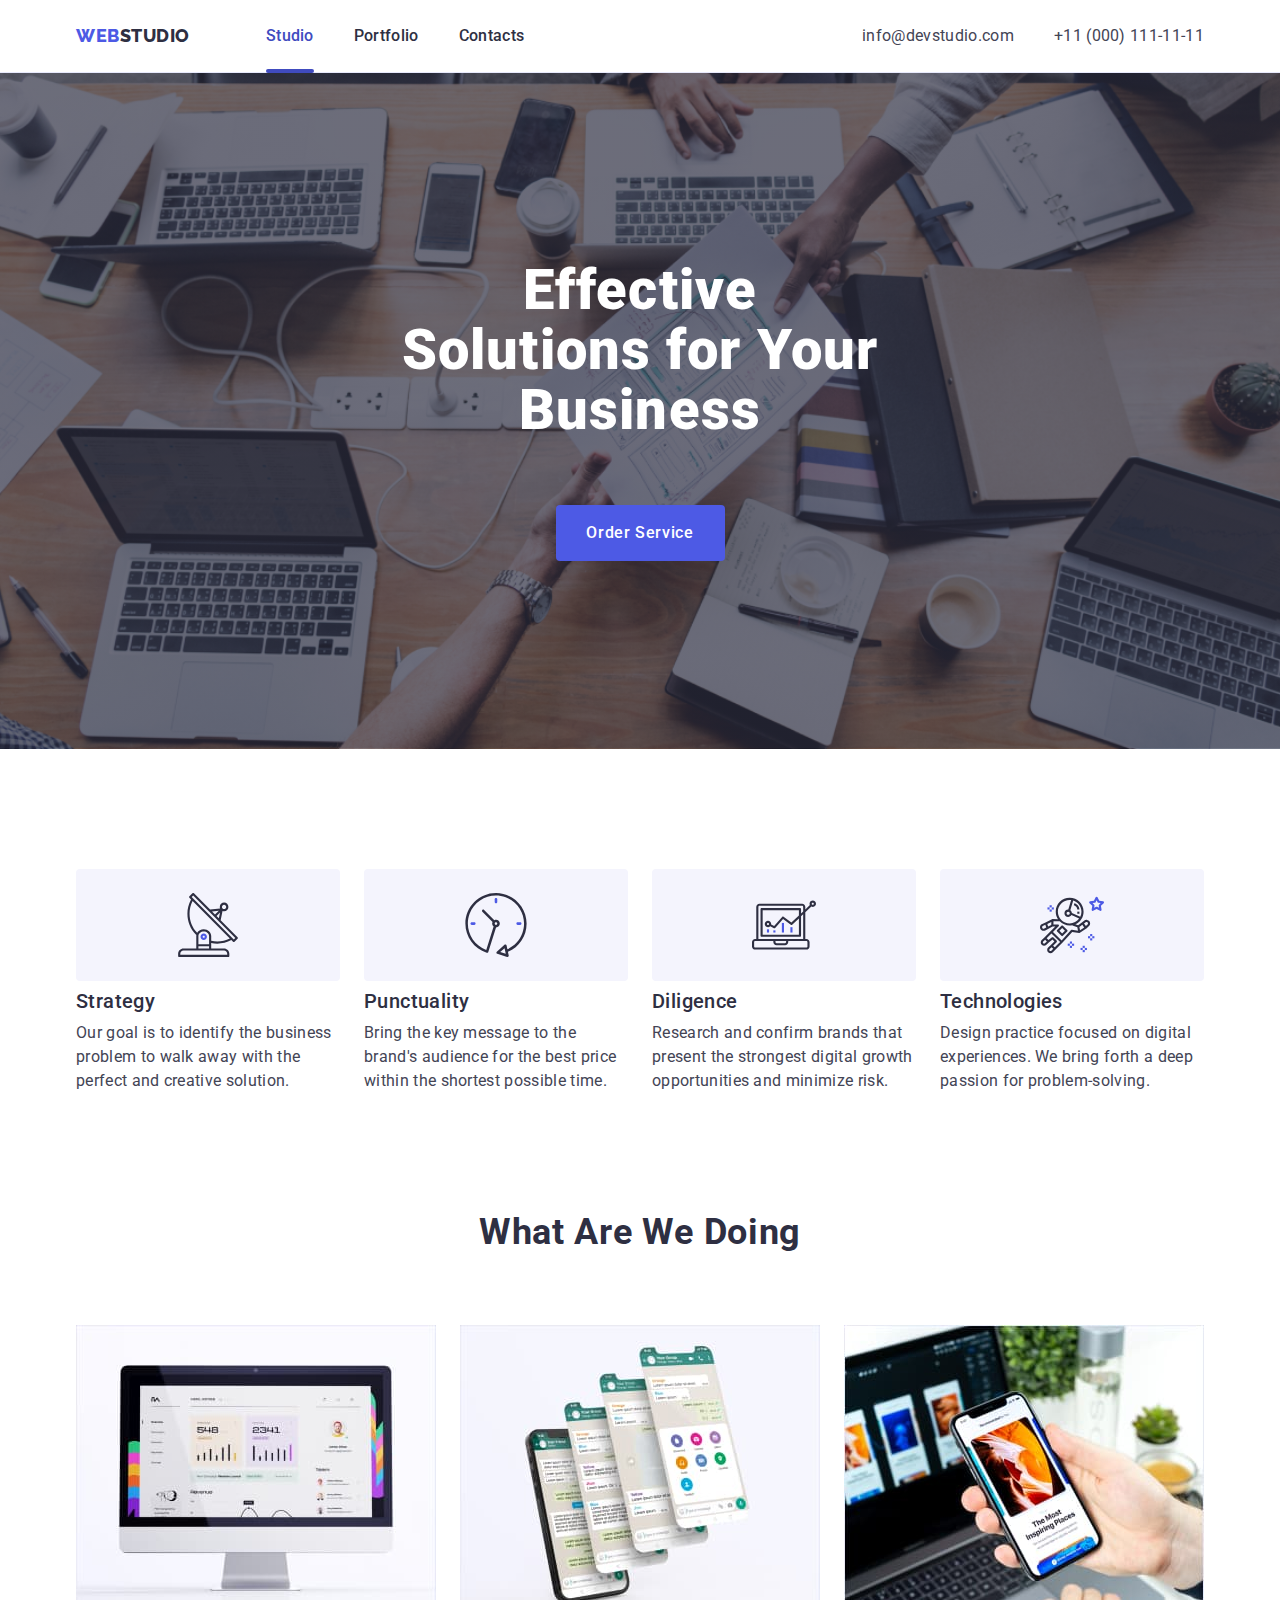
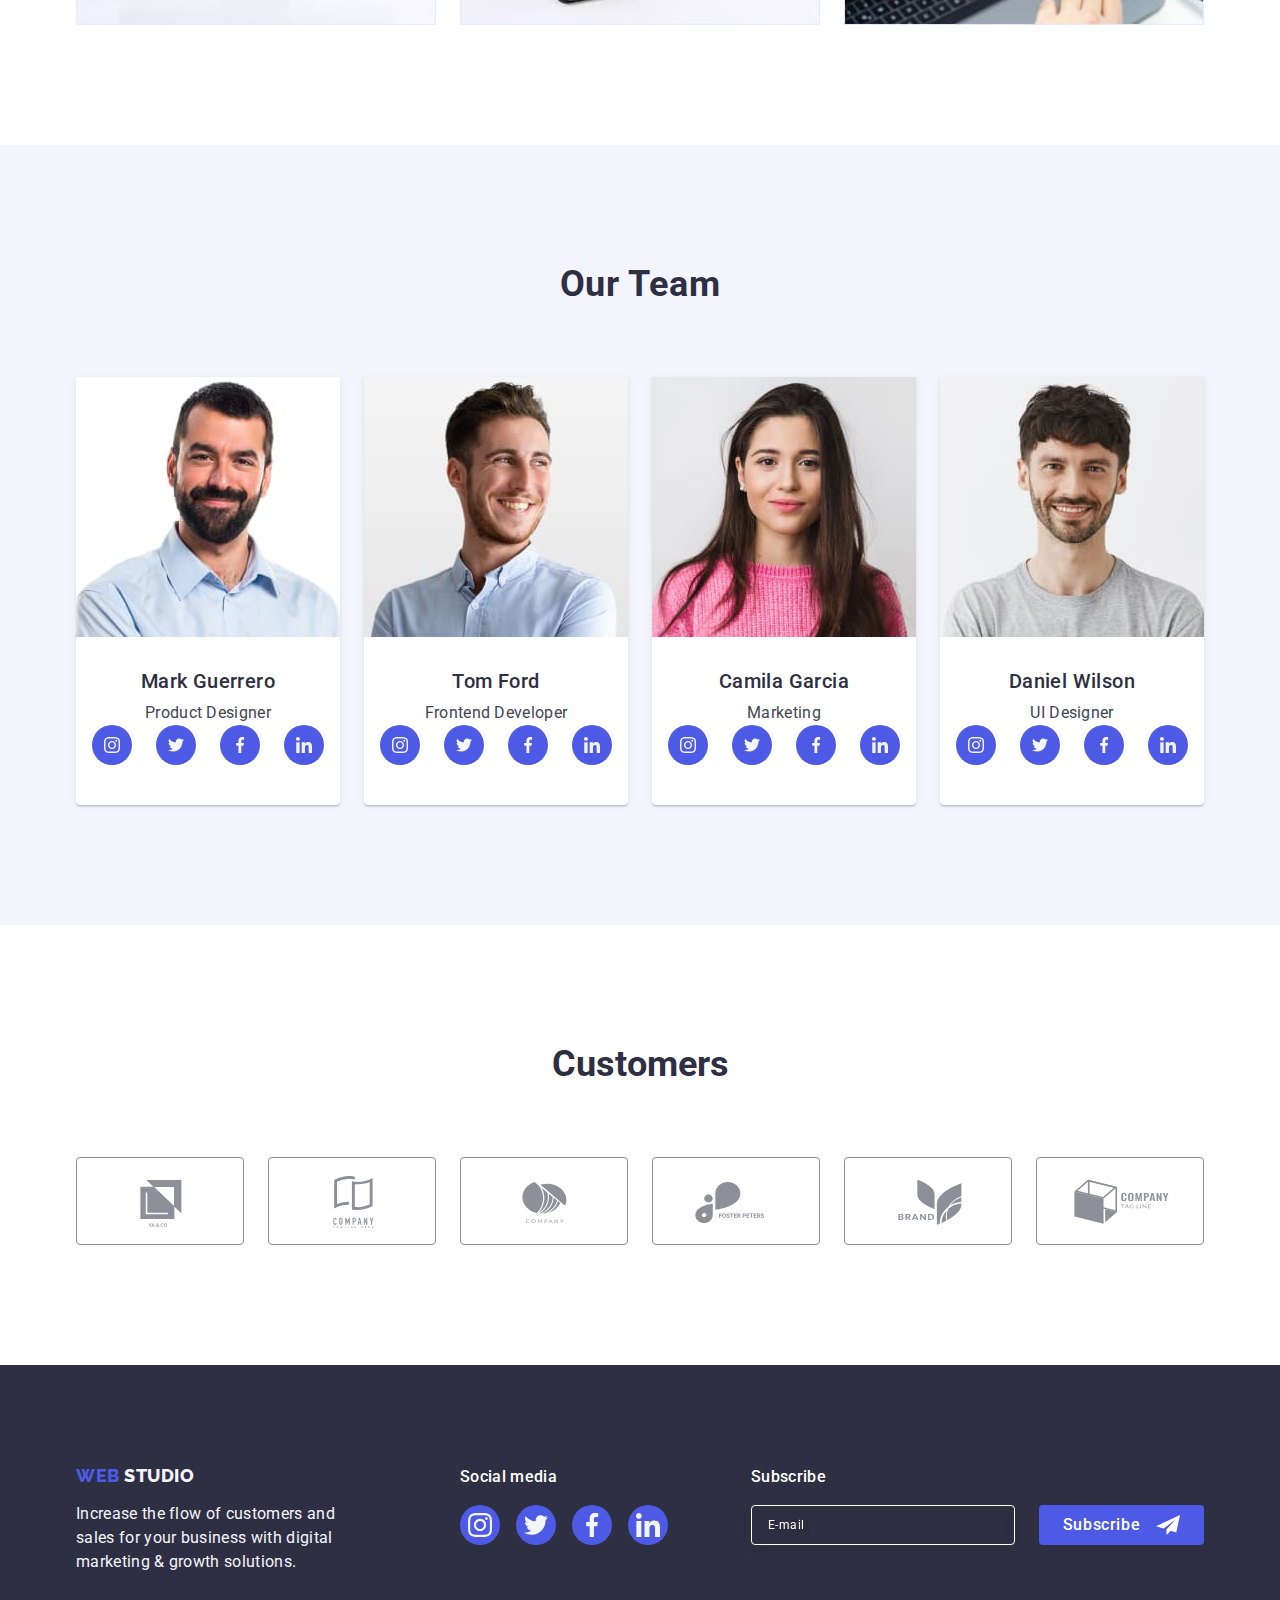
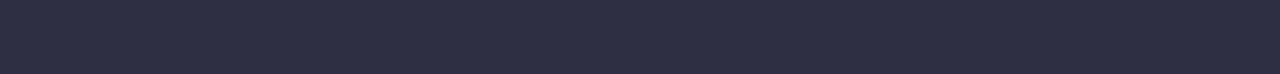
<file: index.html>
<!DOCTYPE html>
<html lang="en">

<head>
  <meta charset="UTF-8" />
  <meta http-equiv="X-UA-Compatible" content="IE=edge" />
  <meta name="viewport" content="width=1440x2592, initial-scale=1.0" />
  <title>Webstudio</title>
  <link rel="stylesheet"
    href="https://cdnjs.cloudflare.com/ajax/libs/modern-normalize/1.0.0/modern-normalize.min.css" />
  <link class="link" rel="preconnect" href="https://fonts.googleapis.com" />
  <link class="link" rel="preconnect" href="https://fonts.gstatic.com" crossorigin />
  <link class="link"
    href="https://fonts.googleapis.com/css2?family=Raleway:wght@800&amp;family=Roboto:wght@400;500;700&amp;display=swap"
    rel="stylesheet" />
  <link class="link" rel="stylesheet" href="./css/style.css" />
</head>

<body class="body-fonts">
  <header class="header-style">
    <div class="container header-styles">
      <nav class="list">
        <a href="./index.html" class="logo-link logo-hedaer link">Web<span class="style-logos-logo">Studio</span></a>
        <!-- NAVIGATION -->
        <ul class="nav-list list">
          <li class="nav-item">
            <a class="nav-link link current" href="./index.html">Studio</a>
          </li>
          <li class="nav-item">
            <a class="nav-link link link" href="./portfolio.html">Portfolio</a>
          </li>
          <li class="nav-item">
            <a class="nav-link link link" href="">Contacts</a>
          </li>
        </ul>
      </nav>
      <!-- CONTACTS LIST -->
      <address class="address-list">
        <ul class="list address-style">
          <li>
            <a class="contact-link link" href="mailto:info@devstudio.com">info@devstudio.com</a>
          </li>
          <li>
            <a class="contact-link link" href="tel:+110001111111">+11 (000) 111-11-11</a>
          </li>
        </ul>
      </address>
    </div>
  </header>
  <main>
    <section class="section-style">
      <div class="container">
        <h1 class="text-style">Effective Solutions for Your Business</h1>
        <button class="btn-style" type="button" data-modal-open>
          Order Service
        </button>
      </div>
    </section>
    <section class="section-style-hero">
      <!-- Feature 1 -->
      <div class="container">
        <h2 hidden class="hero visually-hidden">We goal</h2>
        <ul class="list hero-item-lists">
          <li class="hero-item-list">
            <div class="icon-list">
              <svg class="svg-icon" width="64" height="64">
                <use href="./images/icons.svg#icon-antenna-1"></use>
              </svg>
            </div>
            <h3 class="hero-list">Strategy</h3>
            <p class="hero-item">
              Our goal is to identify the business problem to walk away with
              the perfect and creative solution.
            </p>
          </li>
          <!-- Feature 2 -->
          <li class="hero-item-list">
            <div class="icon-list">
              <svg class="svg-icon" width="64" height="64">
                <use href="./images/icons.svg#icon-clock-1"></use>
              </svg>
            </div>
            <h3 class="hero-list">Punctuality</h3>
            <p class="hero-item">
              Bring the key message to the brand's audience for the best price
              within the shortest possible time.
            </p>
          </li>
          <!-- Feature 3 -->
          <li class="hero-item-list">
            <div class="icon-list">
              <svg class="svg-icon" width="64" height="64">
                <use href="./images/icons.svg#icon-diagram-1"></use>
              </svg>
            </div>
            <h3 class="hero-list">Diligence</h3>
            <p class="hero-item">
              Research and confirm brands that present the strongest digital
              growth opportunities and minimize risk.
            </p>
          </li>
          <!-- Feature 4 -->
          <li class="hero-item-list">
            <div class="icon-list">
              <svg class="svg-icon" width="64" height="64">
                <use href="./images/icons.svg#icon-astronaut-1"></use>
              </svg>
            </div>
            <h3 class="hero-list">Technologies</h3>
            <p class="hero-item">
              Design practice focused on digital experiences. We bring forth a
              deep passion for problem-solving.
            </p>
          </li>
        </ul>
      </div>
    </section>
    <section class="goal-style">
      <div class="container">
        <h2 class="goal-list">What are we doing</h2>
        <ul class="list-goal list">
          <li class="goal-item-list">
            <img src="./images/img1.jpg" alt="Rectangle71" width="360" height="300" />
          </li>
          <li class="goal-item-list">
            <img src="./images/img2.jpg" alt="Rectangle71" width="360" height="300" />
          </li>
          <li class="goal-item-list">
            <img src="./images/img3.jpg" alt="Rectangle71" width="360" height="300" />
          </li>
        </ul>
      </div>
    </section>
    <section class="team">
      <div class="container">
        <h2 class="team-list">Our Team</h2>
        <ul class="ul-list list">
          <li class="team-item-list">
            <img src="./images/Img4.jpg" alt="Rectangle71" width="264" height="260" />
            <div class="team-name">
              <h3 class="team-item">Mark Guerrero</h3>
              <p class="team-post">Product Designer</p>
              <ul class="icon-listen list">
                <li class="icons-list">
                  <a href="" class="icon-link link">
                    <svg class="icon-items" width="16" height="16">
                      <use href="./images/icons.svg#icon-instagram"></use>
                    </svg>
                  </a>
                </li>
                <li class="icons-list">
                  <a href="" class="icon-link link">
                    <svg class="icon-items" width="16" height="16">
                      <use href="./images/icons.svg#icon-twitter"></use>
                    </svg>
                  </a>
                </li>
                <li class="icons-list">
                  <a href="" class="icon-link link">
                    <svg class="icon-items" width="16" height="16">
                      <use href="./images/icons.svg#icon-facebook"></use>
                    </svg>
                  </a>
                </li>
                <li class="icons-list">
                  <a href="" class="icon-link link">
                    <svg class="icon-items" width="16" height="16">
                      <use href="./images/icons.svg#icon-linkedin"></use>
                    </svg>
                  </a>
                </li>
              </ul>
            </div>
          </li>
          <li class="team-item-list">
            <img src="./images/Img5.jpg" alt="Rectangle71" width="264" height="260" />
            <div class="team-name">
              <h3 class="team-item">Tom Ford</h3>
              <p class="team-post">Frontend Developer</p>
              <ul class="icon-listen list">
                <li class="icons-list">
                  <a href="" class="icon-link link">
                    <svg class="icon-items" width="16" height="16">
                      <use href="./images/icons.svg#icon-instagram"></use>
                    </svg>
                  </a>
                </li>
                <li class="icons-list">
                  <a href="" class="icon-link link">
                    <svg class="icon-items" width="16" height="16">
                      <use href="./images/icons.svg#icon-twitter"></use>
                    </svg>
                  </a>
                </li>
                <li class="icons-list">
                  <a href="" class="icon-link link">
                    <svg class="icon-items" width="16" height="16">
                      <use href="./images/icons.svg#icon-facebook"></use>
                    </svg>
                  </a>
                </li>
                <li class="icons-list">
                  <a href="" class="icon-link link">
                    <svg class="icon-items" width="16" height="16">
                      <use href="./images/icons.svg#icon-linkedin"></use>
                    </svg>
                  </a>
                </li>
              </ul>
            </div>
          </li>
          <li class="team-item-list">
            <img src="./images/img6.jpg" alt="Rectangle71" width="264" height="260" />
            <div class="team-name">
              <h3 class="team-item">Camila Garcia</h3>
              <p class="team-post">Marketing</p>
              <ul class="icon-listen list">
                <li class="icons-list">
                  <a href="" class="icon-link link">
                    <svg class="icon-items" width="16" height="16">
                      <use href="./images/icons.svg#icon-instagram"></use>
                    </svg>
                  </a>
                </li>
                <li class="icons-list">
                  <a href="" class="icon-link link">
                    <svg class="icon-items" width="16" height="16">
                      <use href="./images/icons.svg#icon-twitter"></use>
                    </svg>
                  </a>
                </li>
                <li class="icons-list">
                  <a href="" class="icon-link link">
                    <svg class="icon-items" width="16" height="16">
                      <use href="./images/icons.svg#icon-facebook"></use>
                    </svg>
                  </a>
                </li>
                <li class="icons-list">
                  <a href="" class="icon-link link">
                    <svg class="icon-items" width="16" height="16">
                      <use href="./images/icons.svg#icon-linkedin"></use>
                    </svg>
                  </a>
                </li>
              </ul>
            </div>
          </li>
          <li class="team-item-list">
            <img src="./images/img7.jpg" alt="Rectangle71" width="264" height="260" />
            <div class="team-name">
              <h3 class="team-item">Daniel Wilson</h3>
              <p class="team-post">UI Designer</p>
              <ul class="icon-listen list">
                <li class="icons-list">
                  <a href="" class="icon-link link">
                    <svg class="icon-items" width="16" height="16">
                      <use href="./images/icons.svg#icon-instagram"></use>
                    </svg>
                  </a>
                </li>
                <li class="icons-list">
                  <a href="" class="icon-link link">
                    <svg class="icon-items" width="16" height="16">
                      <use href="./images/icons.svg#icon-twitter"></use>
                    </svg>
                  </a>
                </li>
                <li class="icons-list">
                  <a href="" class="icon-link link">
                    <svg class="icon-items" width="16" height="16">
                      <use href="./images/icons.svg#icon-facebook"></use>
                    </svg>
                  </a>
                </li>
                <li class="icons-list">
                  <a href="" class="icon-link link">
                    <svg class="icon-items" width="16" height="16">
                      <use href="./images/icons.svg#icon-linkedin"></use>
                    </svg>
                  </a>
                </li>
              </ul>
            </div>
          </li>
        </ul>
      </div>
    </section>
    <section class="futer-logotype">
      <div class="container">
        <h2 class="futer-fonts">Customers</h2>
        <ul class="futer-client list">
          <li class="list-client">
            <a href="" class="client-item">
              <svg class="client-logo" width="104" height="56">
                <use href="./images/icons.svg#icon-Logo"></use>
              </svg>
            </a>
          </li>
          <li class="list-client">
            <a href="" class="client-item">
              <svg class="client-logo" width="104" height="56">
                <use href="./images/icons.svg#icon-Logo-2"></use>
              </svg>
            </a>
          </li>
          <li class="list-client">
            <a href="" class="client-item">
              <svg class="client-logo" width="104" height="56">
                <use href="./images/icons.svg#icon-Logo-3"></use>
              </svg>
            </a>
          </li>
          <li class="list-client">
            <a href="" class="client-item">
              <svg class="client-logo" width="104" height="56">
                <use href="./images/icons.svg#icon-Logo-4"></use>
              </svg>
            </a>
          </li>
          <li class="list-client">
            <a href="" class="client-item">
              <svg class="client-logo" width="104" height="56">
                <use href="./images/icons.svg#icon-Logo-5"></use>
              </svg>
            </a>
          </li>
          <li class="list-client">
            <a href="" class="client-item">
              <svg class="client-logo" width="104" height="56">
                <use href="./images/icons.svg#icon-Logo-6"></use>
              </svg>
            </a>
          </li>
        </ul>
      </div>
    </section>
  </main>
  <footer class="logo-color-list">
    <div class="footer-container container">
      <div class="footer-font">
        <a href="./index.html" class="logo-link logo-footer link">Web <span class="style-logos-down">Studio</span></a>
        <p class="footer-item">
          Increase the flow of customers and sales for your business with
          digital marketing & growth solutions.
        </p>
      </div>

      <div>
        <p class="social-media">Social media</p>
        <ul class="social-media-list list">
          <li class="social-media-item">
            <a href="" class="social-items">
              <svg class="media-logo" width="24" height="24">
                <use href="./images/icons.svg#icon-instagram"></use>
              </svg>
            </a>
          </li>
          <li class="social-media-item">
            <a href="" class="social-items">
              <svg class="media-logo" width="24" height="24">
                <use href="./images/icons.svg#icon-twitter"></use>
              </svg>
            </a>
          </li>
          <li class="social-media-item">
            <a href="" class="social-items">
              <svg class="media-logo" width="24" height="24">
                <use href="./images/icons.svg#icon-facebook"></use>
              </svg>
            </a>
          </li>
          <li class="social-media-item">
            <a href="" class="social-items">
              <svg class="media-logo" width="24" height="24">
                <use href="./images/icons.svg#icon-linkedin"></use>
              </svg>
            </a>
          </li>
        </ul>
      </div>

      <div class="button-subscribe">
        <p class="button-subscribe-text">Subscribe</p>
        <form action="#" class="form-subscribe">
          <label for="e-mail" class="labeb-subscribe">
            <input id="e-mail" type="email" name="e-mail" class="subscribe-input" placeholder="E-mail" />
          </label>
          <button type="submit" class="button-subscribe-email">
            Subscribe
            <svg class="subscribe-svg" width="24" height="24">
              <use href="./images/icons.svg#icon-Frame-3"></use>
            </svg>
          </button>
        </form>
      </div>
    </div>
  </footer>

  <div class="backdrop is-hidden" data-modal>
    <div class="modal">
      <button type="button" class="modal-close-btn" data-modal-close>
        <svg class="modal-close-btn-icon" width="8" height="8">
          <use href="./images/icons.svg#icon-close"></use>
        </svg>
      </button>

      <p class="modal-text">Leave your contacts and we will call you back</p>
      <form action="#" class="modal-form">
        <div class="modal-field">
          <label for="user-name" id="user-names" class="modal-label">
            Name
          </label>
          <div class="svg-input">
            <input type="text" id="user-name" name="user-name" class="modal-input" required />
            <svg class="svg-label" width="18" height="24">
              <use href="./images/icons.svg#icon-person-black"></use>
            </svg>
          </div>
        </div>

        <div class="modal-field">
          <label for="phone" id="user-phones" class="modal-label">
            Phone
          </label>
          <div class="svg-input">
            <input type="text" id="phone" name="user-phone" class="modal-input" required />
            <svg class="svg-label" width="18" height="24">
              <use href="./images/icons.svg#icon-phone-black"></use>
            </svg>
          </div>
        </div>

        <div class="modal-field">
          <label for="email" id="user-emails" class="modal-label">Email
          </label>
          <div class="svg-input">
            <input type="text" id="email" name="user-email" class="modal-input" />
            <svg class="svg-label" width="18" height="24">
              <use href="./images/icons.svg#icon-email-black"></use>
            </svg>
          </div>
        </div>

        <!-- textarea styles -->

        <div class="modal-textarea">
          <label for="user-comment" class="modal-label">Comment</label>
          <textarea name="user-comment" id="user-comment" class="textarea-modal" placeholder="Text input"></textarea>
        </div>
        <!-- checkbox styles -->

        <div class="modal-checkbox">
          <input type="checkbox" id="user-privacy" class="input-checkbox visually-hidden" name="user-privacy"
            value="true" />
          <label for="user-privacy" id="privacy" class="label-checkbox">
            <span class="span-check">
              <svg class="svg-checkbox" width="10" height="8">
                <use href="./images/icons.svg#icon-access"></use>
              </svg>
            </span>
            I accept the terms and conditions of the
            <a class="modal-link" href="#"> Privacy Policy </a>
          </label>
        </div>

        <button type="submit" class="send">Send</button>
      </form>
    </div>
  </div>

  <script src="./js/modal.js"></script>
</body>

</html>
</file>
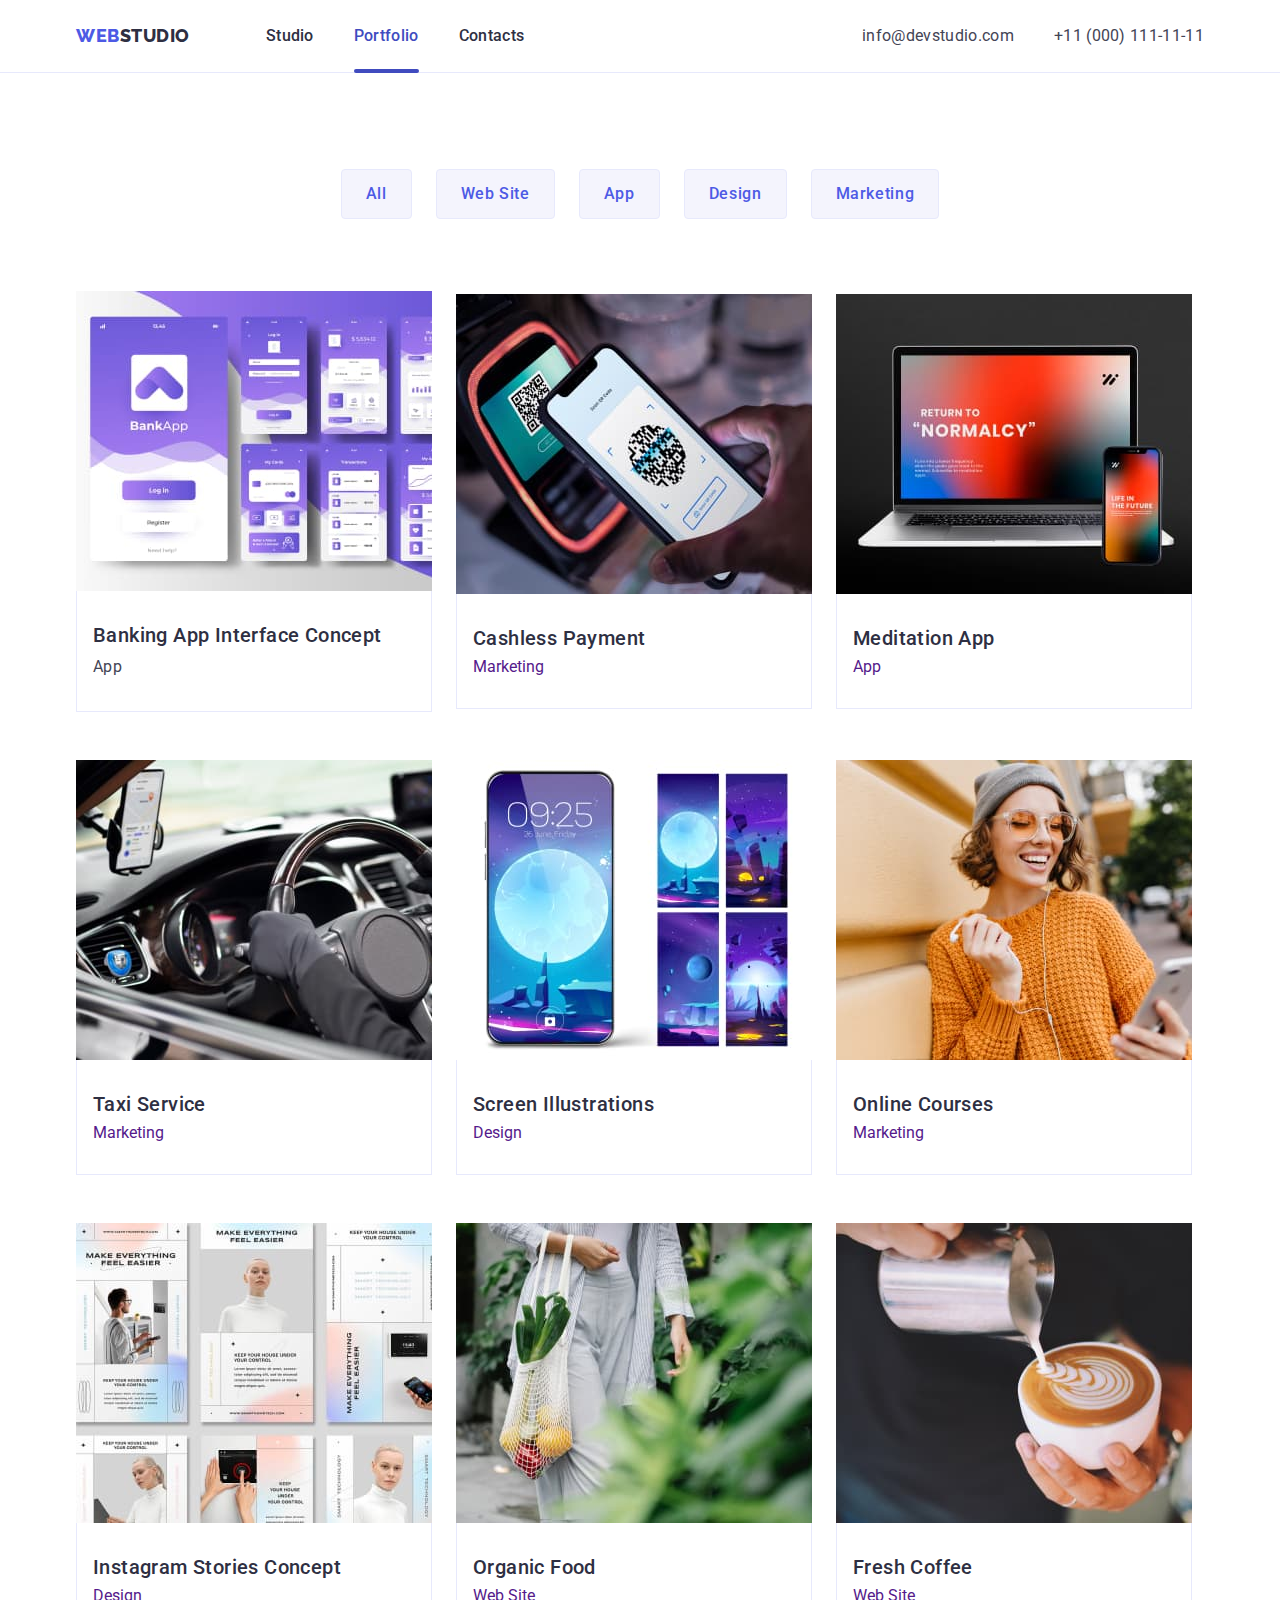
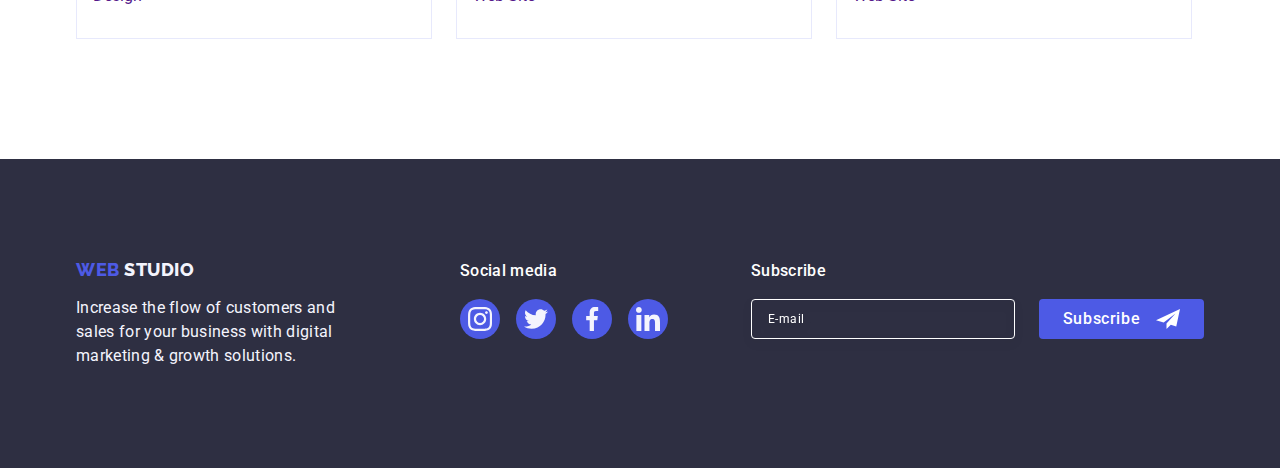
<file: portfolio.html>
<!DOCTYPE html>
<html lang="en">
  <head>
    <meta charset="UTF-8" />
    <meta http-equiv="X-UA-Compatible" content="IE=edge" />
    <meta name="viewport" content="width=1440x2592, initial-scale=1.0" />
    <title>Webstudio</title>
    <link
      rel="stylesheet"
      href="https://cdnjs.cloudflare.com/ajax/libs/modern-normalize/1.0.0/modern-normalize.min.css"
    />
    <link class="link" rel="preconnect" href="https://fonts.googleapis.com" />
    <link
      class="link"
      rel="preconnect"
      href="https://fonts.gstatic.com"
      crossorigin
    />
    <link
      class="link"
      href="https://fonts.googleapis.com/css2?family=Raleway:wght@800&amp;family=Roboto:wght@400;500;700&amp;display=swap"
      rel="stylesheet"
    />
    <link class="link" rel="stylesheet" href="./css/style.css" />
  </head>
  <body class="body-fonts">
    <header class="main-logo">
      <div class="container header-styles">
        <nav class="list">
          <a href="./index.html" class="logo-link logo-hedaer link"
            >Web<span class="style-logos-logo">Studio</span></a
          >
          <!-- NAVIGATION -->
          <ul class="nav-list list">
            <li class="nav-item">
              <a class="nav-link nav-link" href="./index.html">Studio</a>
            </li>
            <li class="nav-item">
              <a class="nav-link current" href="./portfolio.html">Portfolio</a>
            </li>
            <li class="nav-item">
              <a class="nav-link link" href="">Contacts</a>
            </li>
          </ul>
        </nav>
        <!-- CONTACTS LIST -->
        <address class="address-list">
          <ul class="list address-style">
            <li>
              <a class="contact-link link" href="mailto:info@devstudio.com"
                >info@devstudio.com</a
              >
            </li>
            <li>
              <a class="contact-link link" href="tel:+110001111111"
                >+11 (000) 111-11-11</a
              >
            </li>
          </ul>
        </address>
      </div>
    </header>
    <!-- HERO -->
    <main>
      <section class="section-style-portfolio">
        <div class="container">
          <h1 hidden class="visually-hidden">Щоб було</h1>
          <ul class="button list">
            <li>
              <button class="button-all" type="button">All</button>
            </li>
            <li>
              <button class="button-all" type="button">Web Site</button>
            </li>
            <li>
              <button class="button-all" type="button">App</button>
            </li>
            <li>
              <button class="button-all" type="button">Design</button>
            </li>
            <li>
              <button class="button-all" type="button">Marketing</button>
            </li>
          </ul>
          <ul class="image list">
            <li class="image-list">
              <a href class="portfolio-link link">
                <div class="portfolio-link-warp">
                  <img
                    src="./images/portfolio1.jpg"
                    alt="Project_Card_1"
                    width="360"
                  />
                  <p class="paragrahp-text">
                    14 Stylish and User-Friendly App Design Concepts · Task
                    Manager App · Calorie Tracker App · Exotic Fruit Ecommerce
                    App · Cloud Storage App
                  </p>
                </div>
                <div class="portfolio-style">
                  <h2 class="portfolio-item">Banking App Interface Concept</h2>
                  <p class="portfolio-list-text">App</p>
                </div>
              </a>
            </li>
            <li class="image-list">
              <a class="portfolio-link link" href="">
                <div class="portfolio-link-warp">
                  <img
                    src="./images/portfolio2.jpg"
                    alt="Project_Card_2"
                    width="360"
                  />
                  <p class="paragrahp-text">
                    14 Stylish and User-Friendly App Design Concepts · Task
                    Manager App · Calorie Tracker App · Exotic Fruit Ecommerce
                    App · Cloud Storage App
                  </p>
                </div>
                <div class="portfolio-style">
                  <h2 class="portfolio-item">Cashless Payment</h2>
                  <p class="portfolio-list">Marketing</p>
                </div>
              </a>
            </li>
            <li class="image-list">
              <a class="portfolio-link link" href="">
                <div class="portfolio-link-warp">
                  <img
                    src="./images/portfolio3.jpg"
                    alt="Project_Card_3"
                    width="360"
                  />
                  <p class="paragrahp-text">
                    14 Stylish and User-Friendly App Design Concepts · Task
                    Manager App · Calorie Tracker App · Exotic Fruit Ecommerce
                    App · Cloud Storage App
                  </p>
                </div>
                <div class="portfolio-style">
                  <h2 class="portfolio-item">Meditation App</h2>
                  <p class="portfolio-list">App</p>
                </div>
              </a>
            </li>
            <li class="image-list">
              <a class="portfolio-link link" href="">
                <div class="portfolio-link-warp">
                  <img
                    src="./images/portfolio4.jpg"
                    alt="Project_Card_4"
                    width="360"
                  />
                  <p class="paragrahp-text">
                    14 Stylish and User-Friendly App Design Concepts · Task
                    Manager App · Calorie Tracker App · Exotic Fruit Ecommerce
                    App · Cloud Storage App
                  </p>
                </div>
                <div class="portfolio-style">
                  <h2 class="portfolio-item">Taxi Service</h2>
                  <p class="portfolio-list">Marketing</p>
                </div>
              </a>
            </li>
            <li class="image-list">
              <a class="portfolio-link link" href="">
                <div class="portfolio-link-warp">
                  <img
                    src="./images/portfolio5.jpg"
                    alt="Project_Card_5"
                    width="360"
                  />
                  <p class="paragrahp-text">
                    14 Stylish and User-Friendly App Design Concepts · Task
                    Manager App · Calorie Tracker App · Exotic Fruit Ecommerce
                    App · Cloud Storage App
                  </p>
                </div>
                <div class="portfolio-style">
                  <h2 class="portfolio-item">Screen Illustrations</h2>
                  <p class="portfolio-list">Design</p>
                </div>
              </a>
            </li>
            <li class="image-list">
              <a class="portfolio-link link" href="">
                <div class="portfolio-link-warp">
                  <img
                    src="./images/portfolio6.jpg"
                    alt="Project_Card_6"
                    width="360"
                  />
                  <p class="paragrahp-text">
                    14 Stylish and User-Friendly App Design Concepts · Task
                    Manager App · Calorie Tracker App · Exotic Fruit Ecommerce
                    App · Cloud Storage App
                  </p>
                </div>
                <div class="portfolio-style">
                  <h2 class="portfolio-item">Online Courses</h2>
                  <p class="portfolio-list">Marketing</p>
                </div>
              </a>
            </li>
            <li class="image-list">
              <a class="portfolio-link link" href="">
                <div class="portfolio-link-warp">
                  <img
                    src="./images/portfolio7.jpg"
                    alt="Project_Card_7"
                    width="360"
                  />
                  <p class="paragrahp-text">
                    14 Stylish and User-Friendly App Design Concepts · Task
                    Manager App · Calorie Tracker App · Exotic Fruit Ecommerce
                    App · Cloud Storage App
                  </p>
                </div>
                <div class="portfolio-style">
                  <h2 class="portfolio-item">Instagram Stories Concept</h2>
                  <p class="portfolio-list">Design</p>
                </div>
              </a>
            </li>
            <li class="image-list">
              <a class="portfolio-link link" href="">
                <div class="portfolio-link-warp">
                  <img
                    src="./images/portfolio8.jpg"
                    alt="Project_Card_8"
                    width="360"
                  />
                  <p class="paragrahp-text">
                    14 Stylish and User-Friendly App Design Concepts · Task
                    Manager App · Calorie Tracker App · Exotic Fruit Ecommerce
                    App · Cloud Storage App
                  </p>
                </div>
                <div class="portfolio-style">
                  <h2 class="portfolio-item">Organic Food</h2>
                  <p class="portfolio-list">Web Site</p>
                </div>
              </a>
            </li>
            <li class="image-list">
              <a class="portfolio-link link" href="">
                <div class="portfolio-link-warp">
                  <img
                    src="./images/portfolio9.jpg"
                    alt="Project_Card_9"
                    width="360"
                  />
                  <p class="paragrahp-text">
                    14 Stylish and User-Friendly App Design Concepts · Task
                    Manager App · Calorie Tracker App · Exotic Fruit Ecommerce
                    App · Cloud Storage App
                  </p>
                </div>
                <div class="portfolio-style">
                  <h2 class="portfolio-item">Fresh Coffee</h2>
                  <p class="portfolio-list">Web Site</p>
                </div>
              </a>
            </li>
          </ul>
        </div>
      </section>
    </main>
    <footer class="logo-color-list">
      <div class="portfolio-container container">
        <div class="portfolio-logo">
          <a class="logo-link logo-footer link" href="./index.html">
            Web <span class="footer-logo">Studio</span></a
          >
          <p class="footer-item">
            Increase the flow of customers and sales for your business with
            digital marketing & growth solutions.
          </p>
        </div>
        <div>
          <p class="portfolio-media">Social media</p>
          <ul class="social-media-list list">
            <li class="social-media-item">
              <a href="" class="social-items">
                <svg class="media-logo" width="24" height="24">
                  <use href="./images/icons.svg#icon-instagram"></use>
                </svg>
              </a>
            </li>
            <li class="social-media-item">
              <a href="" class="social-items">
                <svg class="media-logo" width="24" height="24">
                  <use href="./images/icons.svg#icon-twitter"></use>
                </svg>
              </a>
            </li>
            <li class="social-media-item">
              <a href="" class="social-items">
                <svg class="media-logo" width="24" height="24">
                  <use href="./images/icons.svg#icon-facebook"></use>
                </svg>
              </a>
            </li>
            <li class="social-media-item">
              <a href="" class="social-items">
                <svg class="media-logo" width="24" height="24">
                  <use href="./images/icons.svg#icon-linkedin"></use>
                </svg>
              </a>
            </li>
          </ul>
        </div>
        <div class="button-subscribe">
          <p class="button-subscribe-text">Subscribe</p>
          <form action="#" class="form-subscribe">
            <label for="e-mail" class="labeb-subscribe">
              <input
                id="e-mail"
                type="email"
                name="e-mail"
                class="subscribe-input"
                placeholder="E-mail"
              />
            </label>
            <button type="submit" class="button-subscribe-email">
              Subscribe
              <svg class="subscribe-svg" width="24" height="24">
                <use href="./images/icons.svg#icon-Frame-3"></use>
              </svg>
            </button>
          </form>
        </div>
      </div>
    </footer>
  </body>
</html>
</file>
<file: css/style.css>
:root {
    --background-color: #ffffff;
    --color-button: #FFFFFF;
    --background-button: #404BBF;
}

p,
h1,
h2,
h3,
h4,
h5,
h6 {
    margin: 0;
}

ul,
ol {
    margin: 0;
    padding: 0;
}


.body-fonts {
    font-family: 'Roboto', sans-serif;
    color: #434455;
    background-color: #ffffff;
}

.link {
    text-decoration: none;
}

.list {
    list-style: none;
    margin: 0;
    padding: 0;
}

.footer-list-syle {
    background-color: #2e2f42
}

/* LOGO */

.logo-linked link {
    font-family: 'Raleway';
    font-style: normal;
    font-weight: 800;
    font-size: 18px;
    line-height: 21px;
    letter-spacing: 0.03em;
    text-transform: uppercase;
    color: #4D5AE5;
    margin-right: 76;
}


.address-list {
    font-style: normal;
    color: #434455;
}

/* CONTACTS */
.nav-link {
    font-family: 'Roboto';
    font-style: normal;
    font-weight: 500;
    font-size: 16px;
    line-height: 24px;
    letter-spacing: 0.02em;
    color: #2E2F42;
    padding: 24px 0;
    display: block;
    margin: auto;
    flex: none;
    order: 1;
    flex-grow: 0;
    position: relative;
    transition: color 250ms cubic-bezier(0.4, 0, 0.2, 1);
    text-decoration: none;
}

.nav-link.current {
    color: #404bbf;
    transition: color 250ms cubic-bezier(0.4, 0, 0.2, 1);
}

.nav-link::after {
    content: '';
    position: absolute;
    left: 0;
    bottom: -1px;
    height: 4px;
    width: 100%;
    height: 4px;
    background-color: #404bbf;
    border-radius: 2px;
    transition: transform 250ms linear;
    transform: scaleX(0);
    transform-origin: right;
}

.nav-link:hover::after,
.nav-link:focus::after,
.nav-link.current::after {
    transform: scaleX(1);
    transform-origin: left;
}

.nav-list {
    display: flex;
    gap: 40px;
    margin: 0 auto;
    text-decoration: none;
}


.contact-link {
    font-family: 'Roboto';
    font-style: normal;
    font-weight: 400;
    font-size: 16px;
    line-height: 24px;
    letter-spacing: 0.02em;
    color: #434455;
    transition: color 250ms cubic-bezier(0.4, 0, 0.2, 1);
}

.address-style {
    display: flex;
    gap: 40px;
}

.address-list {
    margin-left: auto;
}


.contact-link:hover,
.contact-link:focus,
.nav-link:hover,
.nav-link:focus {
    color: var(--color-primary);
}

:root {
    --color-primary: #404bbf;
}

/* BUTTON */

.text-style {
    font-family: 'Roboto';
    font-style: normal;
    font-weight: 900;
    font-size: 56px;
    line-height: 1.07;
    text-align: center;
    letter-spacing: 0.02em;
    color: #FFFFFF;
    max-width: 496px;
    margin: auto;
    margin-bottom: 64px;
}

.section-style {
    background-color: #2e2f42;
    background-image: linear-gradient(rgba(46, 47, 66, 0.7), rgba(46, 47, 66, 0.7)), url(../images/hero-logo.jpg);
    max-width: 1440px;
    background-repeat: no-repeat;
    background-position: center;
    background-size: cover;
    margin: 0 auto;
}

/* BUTTON */

.btn-style {
    font-family: "Roboto", sans-serif;
    font-style: normal;
    font-weight: 500;
    font-size: 16px;
    line-height: 1.5;
    letter-spacing: 0.04em;
    color: #FFFFFF;
    background-color: #4D5AE5;
    cursor: pointer;
    transition: background-color 250ms cubic-bezier(0.4, 0, 0.2, 1);
}

.btn-style {
    min-width: 169px;
    height: 56px;
    border: none;
    border-radius: 4px;
    display: block;
    margin: auto;
}

.btn-style:focus,
.btn-style:hover {
    background-color: #404BBF;
}

.section-style {
    color: #2e2f42;
    padding: 188px 0;
}

/* HERO */

.hero-list {
    font-weight: 500;
    font-size: 20px;
    line-height: 1.2;
    letter-spacing: 0.02em;
    text-transform: capitalize;
    color: #2E2F42;
    margin-bottom: 8px;

}

.hero-item {
    font-size: 16px;
    line-height: 1.5;
    letter-spacing: 0.02em;
    color: #434455;
    margin: auto;
}

.hero-item-list {
    background-color: #FFFFFF;
    width: calc((100% - 72px) / 4)
}

.section-style-hero {
    padding: 120px 0;
}

.visually-hidden {
    position: absolute;
    width: 1px;
    height: 1px;
    margin: -1px;
    border: 0;
    padding: 0;
    white-space: nowrap;
    clip-path: inset(100%);
    clip: rect(0 0 0 0);
    overflow: hidden;
}

.hero-item-lists {
    gap: 24px;
}

/* GOAL LIST */

.goal-list {
    font-weight: 700;
    font-size: 36px;
    line-height: 1.11;
    text-align: center;
    letter-spacing: 0.02em;
    text-transform: capitalize;
    color: #2E2F42;
    margin-bottom: 72px;
}

.goal-item-list {
    background-color: #FFFFFF;
    width: calc((100% - 48px) / 3);
}

.list-goal {
    display: flex;
    gap: 24px;
}

.goal-style {
    padding-bottom: 120px;
}

/* TEAM */

.team {
    font-weight: 700;
    font-size: 36px;
    line-height: 1.11;
    text-align: center;
    letter-spacing: 0.02em;
    text-transform: capitalize;
    color: #2e2f42;
    background-color: #F4F4FD;
}

.team-list {
    font-weight: 700;
    font-size: 36px;
    line-height: 1.11;
    text-align: center;
    letter-spacing: 0.02em;
    text-transform: capitalize;
    color: #2e2f42;
    margin-bottom: 72px;
}

.team-item {
    font-weight: 500;
    font-size: 20px;
    line-height: 1.2;
    text-align: center;
    letter-spacing: 0.02em;
    color: #2e2f42;
    margin-bottom: 8px;
}

.team-post {
    font-weight: 400;
    font-size: 16px;
    line-height: 1.5;
    text-align: center;
    letter-spacing: 0.02em;
    color: #434455;

}

.team-item-list {
    background-color: #FFFFFF;
    border-radius: 0px 0px 4px 4px;
    box-shadow: 0px 1px 6px rgba(46, 47, 66, 0.08), 0px 1px 1px rgba(46, 47, 66, 0.16), 0px 2px 1px rgba(46, 47, 66, 0.08);
}

.team {
    padding: 120px 0;
}

.ul-list {
    gap: 24px;
    display: flex;
}

.team-name {
    padding: 32px 16px;
    text-align: center;
    margin-bottom: 8px;
}



/* FUTER PORFOLIO */

.style-logos-item {
    color: #2e2f42;
}

.footer-logo {
    font-family: 'Raleway', sans-serif;
    font-weight: 800;
    font-size: 18px;
    line-height: 1.17;
    letter-spacing: 0.03em;
    text-transform: uppercase;
    color: #F4F4FD;
}

.portfolio-item {
    font-family: 'Roboto';
    font-style: normal;
    font-weight: 400;
    font-size: 16px;
    line-height: 1.5;
    color: #F4F4FD;
    letter-spacing: 0.02em;
}

/* HEADER LOGO */
.style-logos-logo {
    color: #2E2F42;

}

/* FOTER LOGO */

.style-logos-down {
    color: #F4F4FD;
}

.logo-color-list {
    background-color: #2e2f42;
    padding: 100px 0;
}

.footer-item {
    font-style: normal;
    font-weight: 400;
    font-size: 16px;
    line-height: 1.5;
    letter-spacing: 0.02em;
    color: #F4F4FD;
    margin: 0;
    width: 264px;
}

/* HEADER LOGO  */

.logo-link {
    font-family: 'Raleway', sans-serif;
    font-style: normal;
    font-weight: 800;
    font-size: 18px;
    line-height: 1.17;
    letter-spacing: 0.03em;
    text-transform: uppercase;
    color: #4d5ae5;
}

.logo-hedaer {
    margin-right: 76px
}

.logo-footer {
    display: inline-block;
    margin-bottom: 16px;
}

/* Portfolio */

.list {
    list-style: none;
}

.section-style-portfolio {
    padding-top: 96px;
    padding-bottom: 120px;
}

/* Button Portfolio */

.button-all {
    font-family: "Roboto", sans-serif;
    font-weight: 500;
    font-size: 16px;
    line-height: 1.5;
    letter-spacing: 0.04em;
    cursor: pointer;
    color: #4d5ae5;
    background-color: #F4F4FD;
    transition: color 250ms cubic-bezier(0.4, 0, 0.2, 1),
        background-color 250ms cubic-bezier(0.4, 0, 0.2, 1),
        border-color 250ms cubic-bezier(0.4, 0, 0.2, 1),
        box-shadow 250ms cubic-bezier(0.4, 0, 0.2, 1);
}

.button-all {
    padding: 12px 24px;
    border: 1px solid #e7e9fc;
    border-radius: 4px;
}

.button-all:hover,
.button-all:focus {
    background: var(--background-button);
    color: var(--color-button);
    border: 1px solid transparent;
    box-shadow: 0px 3px 1px rgba(0, 0, 0, 0.1), 0px 2px 1px rgba(0, 0, 0, 0.08), 0px 2px 2px rgba(0, 0, 0, 0.12);
}

.link {
    text-decoration: none;
    display: block;
}

.portfolio-link:hover {
    box-shadow:
        0px 1px 6px rgba(46, 47, 66, 0.08),
        0px 1px 1px rgba(46, 47, 66, 0.16),
        0px 2px 1px rgba(46, 47, 66, 0.08);
}

.portfolio-link:focus {
    box-shadow:
        0px 1px 6px rgba(46, 47, 66, 0.08),
        0px 1px 1px rgba(46, 47, 66, 0.16),
        0px 2px 1px rgba(46, 47, 66, 0.08);
}

.portfolio-item {
    font-weight: 500;
    font-size: 20px;
    line-height: 1.2;
    letter-spacing: 0.02em;
    color: #2e2f42;
    margin-bottom: 8px;
}

.portfolio-list-text {
    font-size: 16px;
    line-height: 1.5;
    letter-spacing: 0.02em;
    color: #434455;
}

.portfolio-link {
    transition: box-shadow 250ms cubic-bezier(0.4, 0, 0.2, 1);
}

.portfolio-link-warp {
    position: relative;
    overflow: hidden;
}

.portfolio-link:hover .paragrahp-text,
.portfolio-link:focus .paragrahp-text {
    transform: translateY(0%);
}

.paragrahp-text {
    display: block;
    position: absolute;
    top: 0;
    color: #F4F4FD;
    font-weight: 400;
    font-size: 16px;
    line-height: 24px;
    letter-spacing: 0.02em;
    background: #4D5AE5;
    left: 0;
    width: 100%;
    height: 100%;
    padding: 40px 32px;
    transform: translateY(100%);
    transition: transform 250ms cubic-bezier(0.4, 0, 0.2, 1);
}

.image-list {
    width: calc((100% - 60px)/3);
    position: relative;
}

.main-logo {
    border-bottom: 1px solid #e7e9fc
}

.button {
    justify-content: center;
    gap: 24px;
    margin-bottom: 72px;
}

.portfolio-style {
    padding: 32px 16px;
    border: 1px solid #e7e9fc;
    border-top: none;
}

.portfolio-container {
    display: flex;
    align-items: baseline;
}

.portfolio-logo {
    margin-right: 120px
}

.portfolio-media {
    font-weight: 500;
    font-size: 16px;
    line-height: 1.5;
    letter-spacing: 0.02em;
    color: #FFFFFF;
    margin-bottom: 16px;
}


/* IMAGE */
img {
    display: block;
}

.image {
    flex-wrap: wrap;
    column-gap: 24px;
    row-gap: 48px;
}


/* HEADER */

.header-style {
    border-bottom: 1px solid #e7e9fc;
    box-shadow: 0px 2px 1px rgba(46, 47, 66, 0.08),
        0px 1px 1px rgba(46, 47, 66, 0.16),
        0px 1px 6px rgba(46, 47, 66, 0.08);
}

.header-styles {
    display: flex;
    align-items: center;
}

.container {
    width: 1158px;
    padding: 0 15px;
    margin: 0 auto;
}

.list {
    display: flex;
    align-items: center;
}


.icon-list {
    display: flex;
    align-items: center;

    height: 112px;
    background-color: #f4f4fd;
    border-radius: 4px;
    margin-bottom: 8px;
    align-items: center;
    justify-content: center;
}

.icon-item {
    display: flex;
    justify-content: center;
}

.icon-listen {
    display: flex;
    gap: 24px;
    justify-content: center;
}


.icons-list {
    width: 40px;
    height: 40px;
}

.icon-link {
    width: 100%;
    height: 100%;
    background-color: #4d5ae5;
    border-radius: 50%;
    display: flex;
    align-items: center;
    justify-content: center;
    transition: background-color 250ms cubic-bezier(0.4, 0, 0.2, 1);
}

.icon-link:hover {
    background-color: #404bbf;
}

.icon-link:focus {
    background-color: #404bbf;
}

.icon-items {
    fill: #f4f4fd;
}

.futer-logotype {
    padding-top: 120px;
    padding-bottom: 120px;
}

.futer-fonts {
    font-size: 36px;
    line-height: 1.11;
    color: #2e2f42;
    margin-bottom: 72px;
    text-align: center;
}

.futer-client {
    display: flex;
    gap: 24px;
}

.list-client {
    width: calc((100% - 120px) / 6);
    height: 88px;
}

.client-item {
    width: 100%;
    height: 100%;
    border: 1px solid #8e8f99;
    border-radius: 4px;
    display: flex;
    align-items: center;
    justify-content: center;
    color: #8e8f99;
    transition: border-color 250ms cubic-bezier(0.4, 0, 0.2, 1),
        color 250ms cubic-bezier(0.4, 0, 0.2, 1)
}

.client-item:hover {
    border-color: #404bbf;
    color: #404bbf;
}

.client-item:focus {
    color: #404bbf;
    border-color: #404bbf;
}

.client-logo {
    fill: currentColor;
}

.footer-container {
    display: flex;
    align-items: baseline;
}

.footer-font {
    margin-right: 120px;
}

.social-media {
    font-weight: 500;
    font-size: 16px;
    line-height: 1.5;
    letter-spacing: 0.02em;
    color: #FFFFFF;
    margin-bottom: 16px;
}

.social-media-list {
    display: flex;
    gap: 16px;
}

.social-media-item {
    width: 40px;
    height: 40px;
}

.social-items {
    width: 100%;
    height: 100%;
    background-color: #4d5ae5;
    border-radius: 50%;
    display: flex;
    align-items: center;
    justify-content: center;
    transition: background-color 250ms cubic-bezier(0.4, 0, 0.2, 1);
}

.social-items:hover {
    background-color: #31d0aa;
}

.social-items:focus {
    background-color: #31d0aa;
}

.media-logo {
    fill: #f4f4fd;
}

.backdrop {
    position: fixed;
    top: 0;
    left: 0;
    height: 100%;
    background-color: rgba(46, 47, 66, 0.4);
    transition: opacity 250ms cubic-bezier(0.4, 0, 0.2, 1), visibility 250ms cubic-bezier(0.4, 0, 0.2, 1);
    width: 100%;
}

.is-hidden {
    opacity: 0;
    visibility: hidden;
    pointer-events: none;
}

.modal {
    position: fixed;
    top: 50%;
    left: 50%;
    transform: translate(-50%, -50%) scale(1);
    width: 408px;
    min-height: 584px;
    background: #fcfcfc;
    box-shadow: 0px 1px 1px rgba(0, 0, 0, 0.14), 0px 1px 3px rgba(0, 0, 0, 0.12), 0px 2px 1px rgba(0, 0, 0, 0.2);
    border-radius: 4px;
    transition: transform 250ms cubic-bezier(0.4, 0, 0.2, 1);
}

.modal-close-btn {
    position: absolute;
    top: 24px;
    right: 24px;
    width: 24px;
    height: 24px;
    border-radius: 50%;
    display: flex;
    align-items: center;
    justify-content: center;
    background-color: #e7e9fc;
    border: 1px solid rgba(0, 0, 0, 0.1);
    padding: 0;
    cursor: pointer;
    transition: background-color 250ms cubic-bezier(0.4, 0, 0.2, 1), border 250ms cubic-bezier(0.4, 0, 0.2, 1);
}

.modal-close-btn:hover,
.modal-close-btn:focus {
    color: #ffffff;
    background-color: #404bbf;
    border: none;
}


.modal-close-btn-icon {
    transition: fill 250ms cubic-bezier(0.4, 0, 0.2, 1);
}

.modal-close-btn:hover,
.modal-close-btn:focus {
    fill: #ffffff;
}

.form-subscribe {
    display: flex;
    gap: 24px;
}

.subscribe-input {
    width: 264px;
    height: 40px;
    border: 1px solid #ffffff;
    background-color: transparent;
    font-size: 12px;
    line-height: 1.5;
    letter-spacing: 0.04em;
    padding-left: 16px;
    filter: drop-shadow(0px 4px 4px rgba(0, 0, 0, 0.15));
    border-radius: 4px;
    color: #ffffff;
}

.subscribe-input::placeholder {
    color: #ffffff;
}

.button-subscribe-text {
    font-weight: 500;
    font-size: 16px;
    line-height: 1.5;
    letter-spacing: 0.02em;
    color: #ffffff;
    margin-bottom: 16px;
}

.button-subscribe-email {
    min-width: 165px;
    display: flex;
    justify-content: center;
    align-items: center;
    font-weight: 500;
    line-height: 1.5;
    letter-spacing: 0.04em;
    color: #ffffff;
    cursor: pointer;
    background-color: #4D5AE5;
    border: none;
    border-radius: 4px;
}

.button-subscribe {
    margin-left: auto;
}

.subscribe-svg {
    margin-left: 16px;
}

.modal {
    padding: 72px 24px 24px 24px;

}

.modal-text {
    font-weight: 500;
    font-size: 16px;
    line-height: 1.5;
    text-align: center;
    letter-spacing: 0.02em;
    color: #2E2F42;
    margin-bottom: 16px;
}

.label-style {
    font-size: 12px;
    line-height: 1.17;
    letter-spacing: 0.04em;
    color: #8e8f99;
    display: block;
    margin-bottom: 4px;
}

.svg-input {
    position: relative;
}

.modal-input {
    width: 100%;
    height: 40px;
    border-radius: 4px;
    background-color: transparent;
    padding-left: 38px;
    outline: transparent;
    transition: border-color 250ms cubic-bezier(0.4, 0, 0.2, 1);
    border: 1px solid rgba(46, 47, 66, 0.4);
}

.modal-input:focus {
    border-color: #4D5AE5;
}

.svg-label {
    position: absolute;
    left: 16px;
    top: 50%;
    transform: translateY(-50%);
    transition: fill 250ms cubic-bezier(0.4, 0, 0.2, 1);
}

.modal-input:focus+.svg-label {
    fill: #4d5ae5;
}

.modal-field {
    margin-bottom: 8px;
}

.modal-label {
    font-size: 12px;
    line-height: 1.17;
    letter-spacing: 0.04em;
    color: #8e8f99;
    display: block;
    margin-bottom: 4px;
}

.modal-textarea {
    margin-bottom: 16px;
}

.textarea-modal {
    width: 100%;
    height: 120px;
    font-size: 12px;
    line-height: 1.17;
    letter-spacing: 0.04em;
    color: rgba(46, 47, 66, 0.4);
    border: 1px solid rgba(46, 47, 66, 0.4);
    border-radius: 4px;
    background-color: transparent;
    padding: 8px 16px;
    outline: transparent;
    resize: none;
    transition: border-color 250ms cubic-bezier(0.4, 0, 0.2, 1);
}

.textarea-modal:focus {
    border-color: #4D5AE5;
}

.label-checkbox {
    font-size: 12px;
    line-height: 1.17;
    letter-spacing: 0.04em;
    color: #8e8f99;
}

.span-check {
    width: 16px;
    height: 16px;
    border: 1px solid rgba(46, 47, 66, 0.4);
    border-radius: 2px;
    transition: background-color 250ms cubic-bezier(0.4, 0, 0.2, 1), border 250ms cubic-bezier(0.4, 0, 0.2, 1), fill 250ms cubic-bezier(0.4, 0, 0.2, 1);
    display: inline-flex;
    align-items: center;
    justify-content: center;
    fill: transparent;
}


.input-checkbox:checked+.label-checkbox>.span-check {
    background-color: #404bbf;
    border: none;
    fill: #F4F4FD;
}

.input-checkbox:focus+.label-checkbox>.span-check {
    outline: 1px solid tomato;
}

.modal-checkbox {
    margin-bottom: 24px;
}

.modal-link {
    color: #4d5ae5;
}

.send {
    display: block;
    min-width: 169px;
    height: 56px;
    font-weight: 500;
    line-height: 1.5;
    letter-spacing: 0.04em;
    color: #ffffff;
    cursor: pointer;
    background-color: #4D5AE5;
    border: none;
    border-radius: 4px;
    transition: background-color 250ms cubic-bezier(0.4, 0, 0.2, 1);
    margin: 0 auto;
}
</file>
